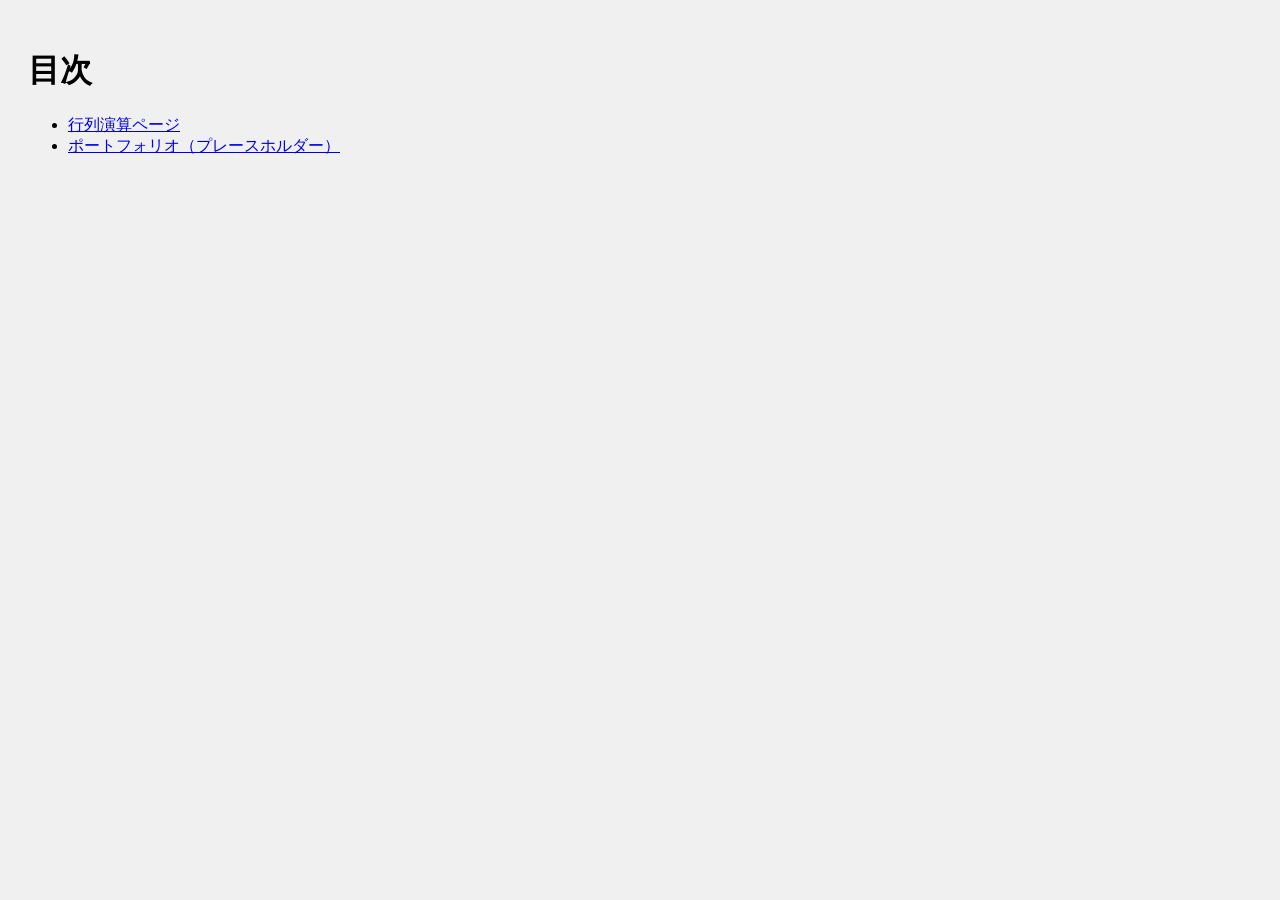
<file: index.html>
<!DOCTYPE html>
<html lang="ja">
<head>
    <meta charset="UTF-8">
    <meta name="viewport" content="width=device-width, initial-scale=1.0">
    <title>目次ページ</title>
    <link rel="stylesheet" type="text/css" href="/src/css/base_styles.css">
</head>
<body>
    <h1>目次</h1>
    <ul>
        <li><a href="matrix.html">行列演算ページ</a></li>
        <li><a href="portfolio.html">ポートフォリオ（プレースホルダー）</a></li>
    </ul>
</body>
</html>
</file>
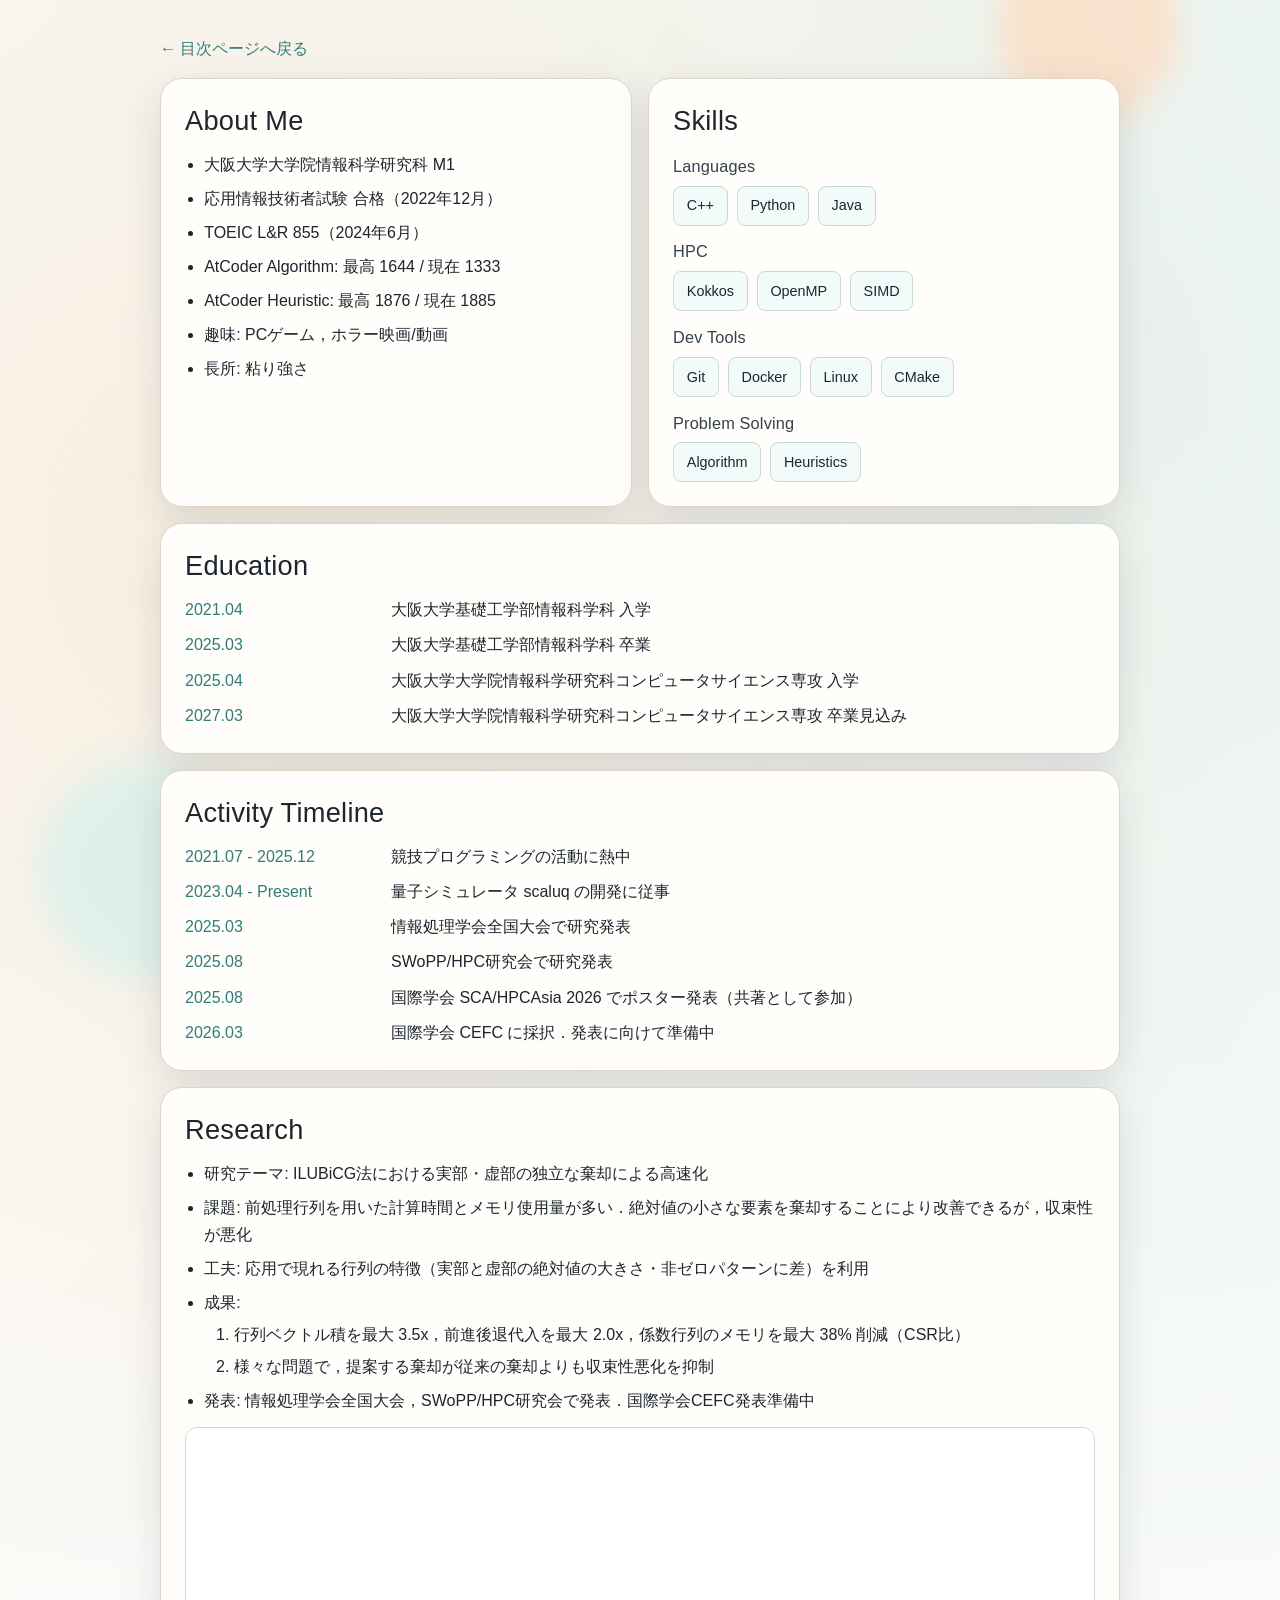
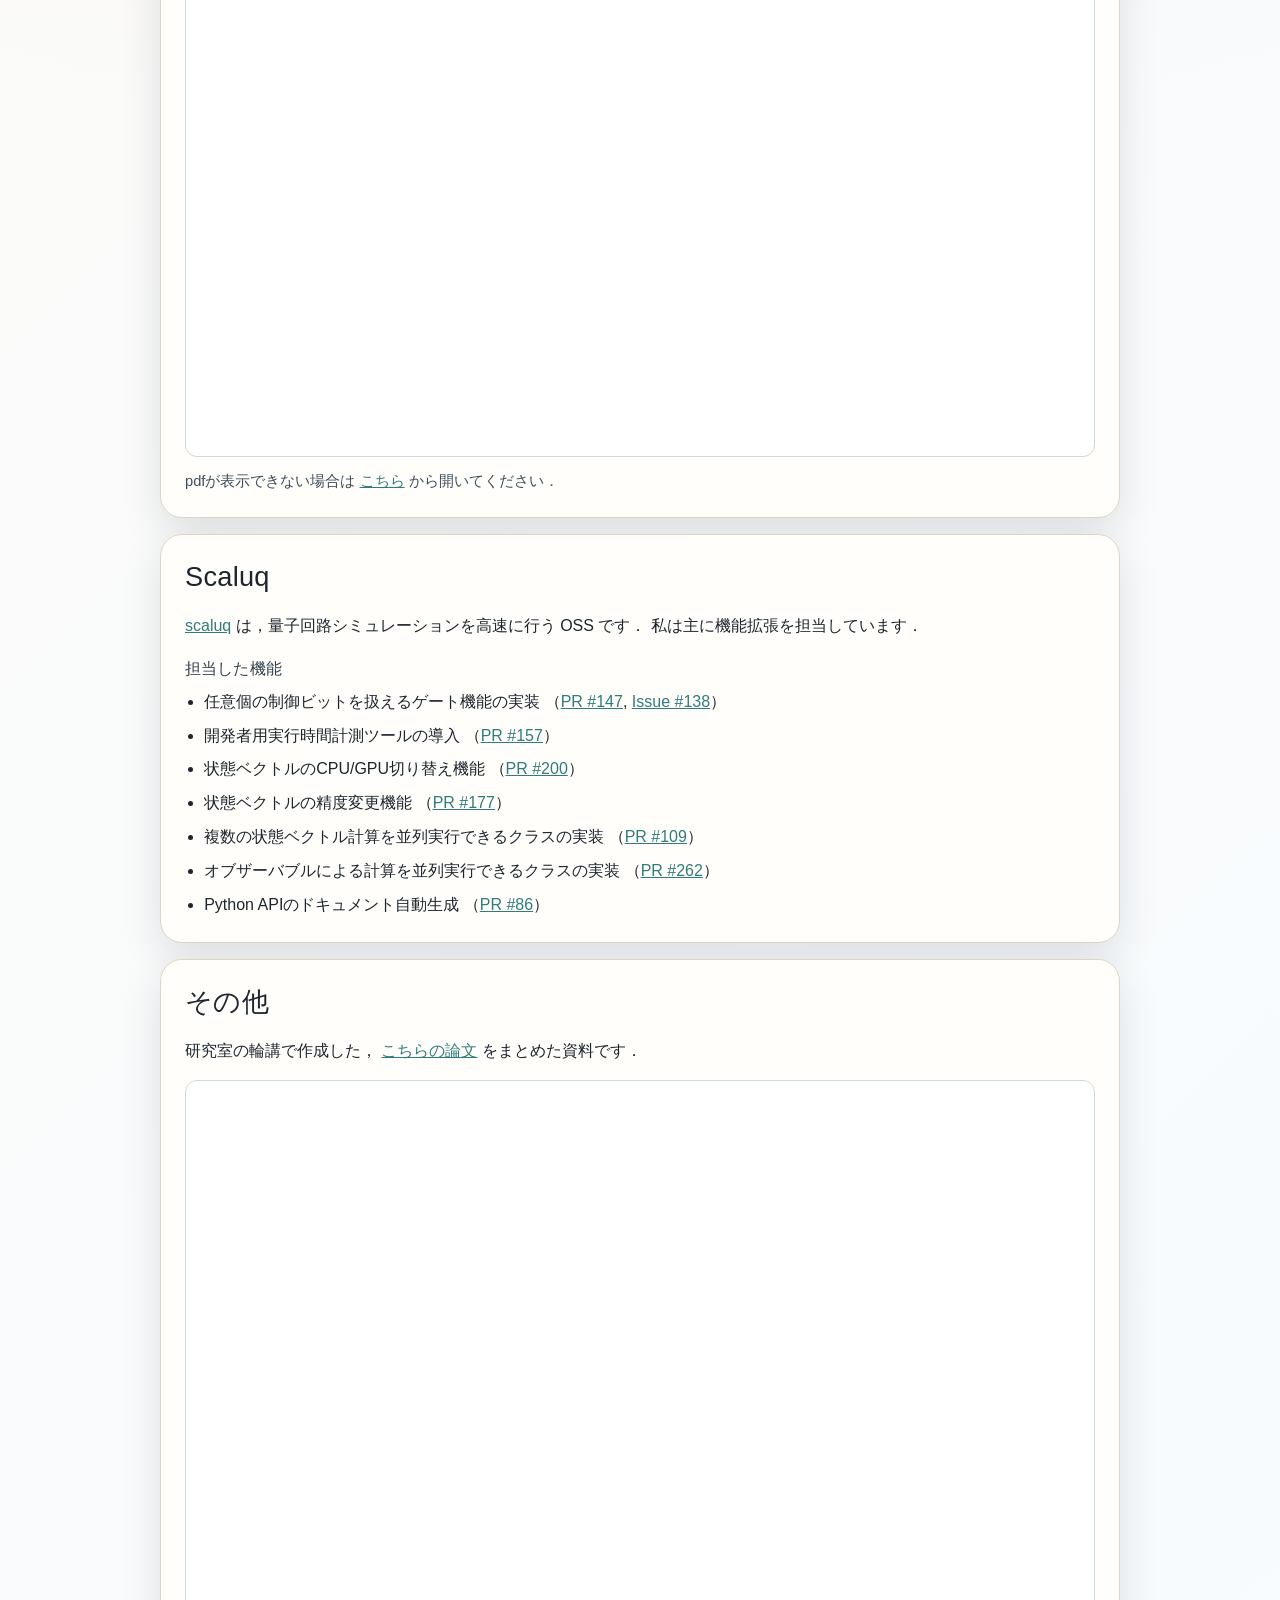
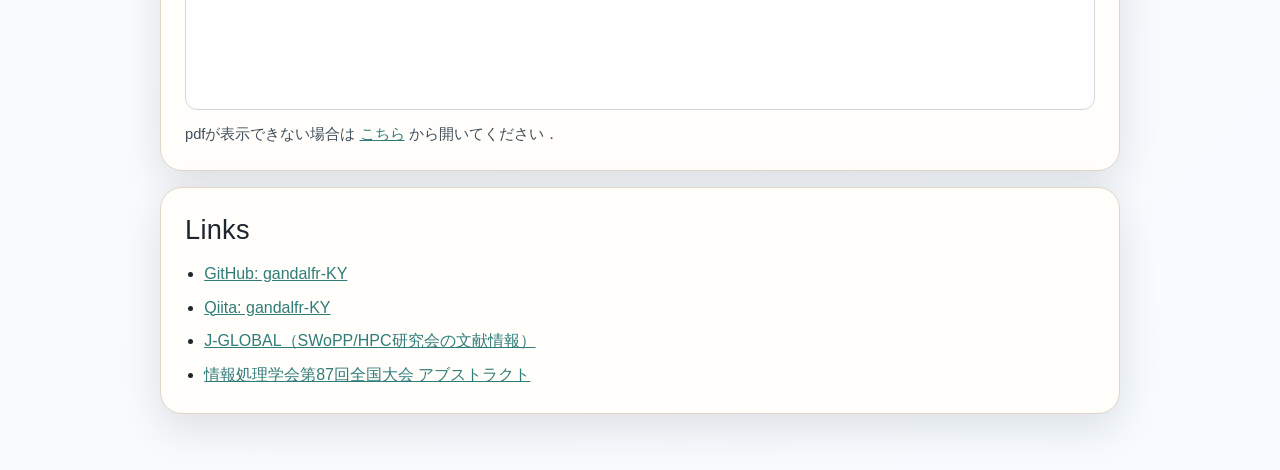
<file: portfolio.html>
<!DOCTYPE html>
<html lang="ja">
<head>
    <meta charset="UTF-8">
    <meta name="viewport" content="width=device-width, initial-scale=1.0">
    <title>Engineer Portfolio</title>
    <link rel="stylesheet" type="text/css" href="/src/css/portfolio.css">
</head>
<body>
    <main class="page-shell">
        <a class="back-link reveal" href="index.html">← 目次ページへ戻る</a>
        <div class="layout-stack">
            <section class="layout-grid-2">
                <article class="panel reveal" style="--delay: 0.12s;">
                    <h2>About Me</h2>
                    <ul class="detail-list">
                        <li>大阪大学大学院情報科学研究科 M1</li>
                        <li>応用情報技術者試験 合格（2022年12月）</li>
                        <li>TOEIC L&R 855（2024年6月）</li>
                        <li>AtCoder Algorithm: 最高 1644 / 現在 1333</li>
                        <li>AtCoder Heuristic: 最高 1876 / 現在 1885</li>
                        <li>趣味: PCゲーム，ホラー映画/動画</li>
                        <li>長所: 粘り強さ</li>
                    </ul>
                </article>

                <article class="panel reveal" style="--delay: 0.2s;">
                    <h2>Skills</h2>
                    <div class="skills-group">
                        <h3 class="section-subheading">Languages</h3>
                        <div class="tag-wrap">
                            <span>C++</span>
                            <span>Python</span>
                            <span>Java</span>
                        </div>
                    </div>
                    <div class="skills-group">
                        <h3 class="section-subheading">HPC</h3>
                        <div class="tag-wrap">
                            <span>Kokkos</span>
                            <span>OpenMP</span>
                            <span>SIMD</span>
                        </div>
                    </div>
                    <div class="skills-group">
                        <h3 class="section-subheading">Dev Tools</h3>
                        <div class="tag-wrap">
                            <span>Git</span>
                            <span>Docker</span>
                            <span>Linux</span>
                            <span>CMake</span>
                        </div>
                    </div>
                    <div class="skills-group">
                        <h3 class="section-subheading">Problem Solving</h3>
                        <div class="tag-wrap">
                            <span>Algorithm</span>
                            <span>Heuristics</span>
                        </div>
                    </div>
                </article>
            </section>

            <section class="layout-grid-2">
                <article class="panel intro-card--career reveal" style="--delay: 0.22s;">
                    <h2>Education</h2>
                    <ul class="intro-career">
                        <li>
                            <span class="timeline-date">2021.04</span>
                            <span class="timeline-item">大阪大学基礎工学部情報科学科 入学</span>
                        </li>
                        <li>
                            <span class="timeline-date">2025.03</span>
                            <span class="timeline-item">大阪大学基礎工学部情報科学科 卒業</span>
                        </li>
                        <li>
                            <span class="timeline-date">2025.04</span>
                            <span class="timeline-item">大阪大学大学院情報科学研究科コンピュータサイエンス専攻 入学</span>
                        </li>
                        <li>
                            <span class="timeline-date">2027.03</span>
                            <span class="timeline-item">大阪大学大学院情報科学研究科コンピュータサイエンス専攻 卒業見込み</span>
                        </li>
                    </ul>
                </article>
            </section>

            <section class="panel reveal" style="--delay: 0.46s;">
                <h2>Activity Timeline</h2>
                <ul class="timeline">
                    <li>
                        <span class="timeline-date">2021.07 - 2025.12</span>
                        <span class="timeline-item">競技プログラミングの活動に熱中</span>
                    </li>
                    <li>
                        <span class="timeline-date">2023.04 - Present</span>
                        <span class="timeline-item">量子シミュレータ scaluq の開発に従事</span>
                    </li>
                    <li>
                        <span class="timeline-date">2025.03</span>
                        <span class="timeline-item">情報処理学会全国大会で研究発表</span>
                    </li>
                    <li>
                        <span class="timeline-date">2025.08</span>
                        <span class="timeline-item">SWoPP/HPC研究会で研究発表</span>
                    </li>
                    <li>
                        <span class="timeline-date">2025.08</span>
                        <span class="timeline-item">国際学会 SCA/HPCAsia 2026 でポスター発表（共著として参加）</span>
                    </li>
                    <li>
                        <span class="timeline-date">2026.03</span>
                        <span class="timeline-item">国際学会 CEFC に採択．発表に向けて準備中</span>
                    </li>
                </ul>
            </section>

            <section class="panel reveal" style="--delay: 0.28s;">
                <h2>Research</h2>
                <ul class="detail-list">
                    <li><strong>研究テーマ:</strong> ILUBiCG法における実部・虚部の独立な棄却による高速化</li>
                    <li><strong>課題:</strong> 前処理行列を用いた計算時間とメモリ使用量が多い．絶対値の小さな要素を棄却することにより改善できるが，収束性が悪化</li>
                    <li><strong>工夫:</strong> 応用で現れる行列の特徴（実部と虚部の絶対値の大きさ・非ゼロパターンに差）を利用</li>
                    <li>
                        <strong>成果:</strong>
                        <ol class="detail-sublist">
                            <li>行列ベクトル積を最大 3.5x，前進後退代入を最大 2.0x，係数行列のメモリを最大 38% 削減（CSR比）</li>
                            <li>様々な問題で，提案する棄却が従来の棄却よりも収束性悪化を抑制</li>
                        </ol>
                    </li>
                    <li><strong>発表:</strong> 情報処理学会全国大会，SWoPP/HPC研究会で発表．国際学会CEFC発表準備中</li>
                </ul>
                <iframe
                    class="pdf-viewer"
                    src="research.pdf#view=FitH"
                    title="Research PDF"
                    loading="lazy">
                </iframe>
                <p class="meta">
                    pdfが表示できない場合は
                    <a href="research.pdf" target="_blank" rel="noopener noreferrer">こちら</a>
                    から開いてください．
                </p>
            </section>

            <section class="panel reveal" style="--delay: 0.34s;">
                <h2>Scaluq</h2>
                <p>
                    <a href="https://github.com/qulacs/scaluq" target="_blank" rel="noopener noreferrer">scaluq</a>
                    は，量子回路シミュレーションを高速に行う OSS です．
                    私は主に機能拡張を担当しています．
                </p>
                <h3 class="section-subheading">担当した機能</h3>
                <ul class="detail-list task-list">
                    <li>
                        任意個の制御ビットを扱えるゲート機能の実装
                        （<a href="https://github.com/qulacs/scaluq/pull/147" target="_blank" rel="noopener noreferrer">PR #147</a>,
                        <a href="https://github.com/qulacs/scaluq/issues/138" target="_blank" rel="noopener noreferrer">Issue #138</a>）
                    </li>
                    <li>
                        開発者用実行時間計測ツールの導入
                        （<a href="https://github.com/qulacs/scaluq/pull/157" target="_blank" rel="noopener noreferrer">PR #157</a>）
                    </li>
                    <li>
                        状態ベクトルのCPU/GPU切り替え機能
                        （<a href="https://github.com/qulacs/scaluq/pull/200" target="_blank" rel="noopener noreferrer">PR #200</a>）
                    </li>
                    <li>
                        状態ベクトルの精度変更機能
                        （<a href="https://github.com/qulacs/scaluq/pull/177" target="_blank" rel="noopener noreferrer">PR #177</a>）
                    </li>
                    <li>
                        複数の状態ベクトル計算を並列実行できるクラスの実装
                        （<a href="https://github.com/qulacs/scaluq/pull/109" target="_blank" rel="noopener noreferrer">PR #109</a>）
                    </li>
                    <li>
                        オブザーバブルによる計算を並列実行できるクラスの実装
                        （<a href="https://github.com/qulacs/scaluq/pull/262" target="_blank" rel="noopener noreferrer">PR #262</a>）
                    </li>
                    <li>
                        Python APIのドキュメント自動生成
                        （<a href="https://github.com/qulacs/scaluq/pull/86" target="_blank" rel="noopener noreferrer">PR #86</a>）
                    </li>
                </ul>
            </section>

            <section class="panel reveal" style="--delay: 0.44s;">
                <h2>その他</h2>
                <p>
                    研究室の輪講で作成した，
                    <a href="https://ieeexplore.ieee.org/document/10793200" target="_blank" rel="noopener noreferrer">こちらの論文</a>
                    をまとめた資料です．
                </p>
                <iframe
                    class="pdf-viewer"
                    src="rinkou.pdf#view=FitH"
                    title="輪講資料 PDF"
                    loading="lazy">
                </iframe>
                <p class="meta">
                    pdfが表示できない場合は
                    <a href="rinkou.pdf" target="_blank" rel="noopener noreferrer">こちら</a>
                    から開いてください．
                </p>
            </section>

            <section class="panel reveal" style="--delay: 0.4s;">
                <h2>Links</h2>
                <ul class="detail-list">
                    <li>
                        <a href="https://github.com/gandalfr-KY" target="_blank" rel="noopener noreferrer">GitHub: gandalfr-KY</a>
                    </li>
                    <li>
                        <a href="https://qiita.com/gandalfr-KY" target="_blank" rel="noopener noreferrer">Qiita: gandalfr-KY</a>
                    </li>
                    <li>
                        <a href="https://jglobal.jst.go.jp/detail?JGLOBAL_ID=202502243102339112" target="_blank" rel="noopener noreferrer">J-GLOBAL（SWoPP/HPC研究会の文献情報）</a>
                    </li>
                    <li>
                        <a href="https://www.ipsj.or.jp/event/taikai/87/WEB/data/pdf/6J-06.html" target="_blank" rel="noopener noreferrer">情報処理学会第87回全国大会 アブストラクト</a>
                    </li>
                </ul>
            </section>
        </div>
    </main>
</body>
</html>
</file>
<file: src/css/base_styles.css>
:root {
    --page-background-color: #f0f0f0;
    --button-background-color: #4CAF50;
    --border-color: #ccc;
}

body {
    font-family: Arial, sans-serif;
    background-color: var(--page-background-color);
    padding: 20px;
}

input[type=number] {
    max-width: 50px;
    width: 100%;
    padding: 10px;
    margin-bottom: 10px;
    border-radius: 5px;
    border: 1px solid var(--border-color);
}

button {
    padding: 10px 20px;
    background-color: var(--button-background-color);
    border: none;
    color: white;
    text-align: center;
    text-decoration: none;
    display: inline-block;
    font-size: 16px;
    margin: 10px 2px;
    cursor: pointer;
    border-radius: 5px;
}

p {
    font-size: 20px;
}
</file>
<file: src/css/portfolio.css>
:root {
    --ink: #1d252e;
    --surface: #fffefb;
    --line: #ded5c7;
    --accent: #d85d31;
    --teal: #2f7c79;
    --shadow: 0 14px 40px rgba(27, 34, 44, 0.12);
    --space-xs: 0.32rem;
    --space-sm: 0.5rem;
    --space-md: 0.8rem;
    --space-lg: 1rem;
    --space-xl: 1.5rem;
    --radius-sm: 8px;
    --radius-md: 12px;
    --radius-lg: 22px;
    --radius-lg-mobile: 18px;
}

* {
    box-sizing: border-box;
}

body {
    margin: 0;
    min-height: 100vh;
    font-family: "Hiragino Kaku Gothic ProN", "Yu Gothic UI", "Yu Gothic", "Meiryo", "Noto Sans JP", sans-serif;
    font-weight: 300;
    color: var(--ink);
    line-height: 1.7;
    background:
        radial-gradient(circle at 20% 15%, #f8efe2 0%, transparent 35%),
        radial-gradient(circle at 85% 10%, #e6f2ef 0%, transparent 38%),
        linear-gradient(135deg, #fcfaf6 0%, #f7fbff 100%);

}

body::before,
body::after {
    content: "";
    position: fixed;
    z-index: -1;
    border-radius: 999px;
    filter: blur(16px);
    opacity: 0.65;
    animation: drift 10s ease-in-out infinite alternate;
}

body::before {
    width: 180px;
    height: 180px;
    top: -60px;
    right: 8%;
    background: #ffd7b8;
}

body::after {
    width: 220px;
    height: 220px;
    bottom: -80px;
    left: 3%;
    background: #d2efeb;
    animation-delay: 0.6s;
}

.page-shell {
    width: min(960px, calc(100% - 2.4rem));
    margin: 2.2rem auto 3.5rem;
}

.back-link {
    display: inline-block;
    margin-bottom: 0;
    color: var(--teal);
    text-decoration: none;
    font-weight: 500;
}

.back-link:hover {
    text-decoration: underline;
}

.layout-stack {
    display: grid;
    gap: var(--space-lg);
    margin-top: var(--space-lg);
}

.layout-grid-2 {
    display: grid;
    grid-template-columns: repeat(2, minmax(0, 1fr));
    gap: var(--space-lg);
}

.panel {
    padding: var(--space-xl);
    border: 1px solid var(--line);
    border-radius: var(--radius-lg);
    background: var(--surface);
    box-shadow: var(--shadow);
}

h1,
h2,
h3 {
    margin-top: 0;
    font-family: inherit;
    letter-spacing: 0.01em;
}

h1 {
    margin-bottom: 0.6rem;
    font-size: clamp(1.6rem, 3.3vw, 2.4rem);
    font-weight: 400;
    line-height: 1.25;
}

h1 span {
    color: var(--accent);
}

h2 {
    margin-bottom: 0.7rem;
    font-size: clamp(1.3rem, 2.4vw, 1.7rem);
    font-weight: 400;
    line-height: 1.35;
}

h3 {
    font-weight: 400;
}

.section-subheading {
    margin: var(--space-md) 0 var(--space-xs);
    color: #33414e;
    font-size: 1.02rem;
    font-weight: 500;
}

.skills-group + .skills-group {
    margin-top: var(--space-sm);
}

a {
    color: var(--teal);
}

a:hover {
    opacity: 0.85;
}

.intro-card h2 {
    margin: 0 0 var(--space-sm);
    color: var(--teal);
    font-size: clamp(1.05rem, 2vw, 1.2rem);
}

.intro-card p {
    margin: 0;
}

.intro-card p + p {
    margin-top: var(--space-sm);
}

.intro-card--career {
    grid-column: 1 / -1;
}

.intro-career,
.timeline {
    margin: var(--space-sm) 0 0;
    padding: 0;
    list-style: none;
    display: grid;
    gap: var(--space-sm);
}

.intro-career li,
.timeline li {
    display: grid;
    grid-template-columns: minmax(120px, 190px) 1fr;
    column-gap: var(--space-lg);
    align-items: baseline;
}

.detail-list {
    margin: var(--space-sm) 0 0;
    padding-left: 1.2rem;
}

.detail-list li + li {
    margin-top: 0.42rem;
}

.detail-list p {
    margin: 0.22rem 0 0;
}

.detail-sublist {
    margin: var(--space-xs) 0 0;
    margin-left: 0.35rem;
    padding-left: 1.5rem;
}

.detail-sublist li + li {
    margin-top: var(--space-xs);
}

.task-list {
    margin-top: 0;
}

.detail-list strong {
    font-weight: 500;
}

.tag-wrap {
    display: flex;
    flex-wrap: wrap;
    gap: 0.55rem;
}

.tag-wrap span {
    padding: 0.42rem 0.8rem;
    border: 1px solid #c9d9d8;
    border-radius: var(--radius-sm);
    background: #f3fbfa;
    font-weight: 400;
    font-size: 0.9rem;
}

.meta {
    margin-top: var(--space-md);
    margin-bottom: 0;
    color: #3f4e5b;
    font-size: 0.92rem;
    line-height: 1.55;
}

.pdf-viewer {
    display: block;
    width: 100%;
    height: clamp(420px, 70vh, 860px);
    margin-top: var(--space-md);
    border: 1px solid #cfd8de;
    border-radius: var(--radius-md);
    background: #ffffff;
}

.timeline-date {
    color: var(--teal);
    font-weight: 500;
    white-space: nowrap;
}

.timeline-item {
    min-width: 0;
}

.reveal {
    opacity: 0;
    transform: translateY(10px);
    animation: reveal 0.6s ease forwards;
    animation-delay: var(--delay, 0s);
}

@keyframes reveal {
    to {
        opacity: 1;
        transform: translateY(0);
    }
}

@keyframes drift {
    to {
        transform: translateY(16px);
    }
}

@media (max-width: 820px) {
    .page-shell {
        width: min(960px, calc(100% - 1.2rem));
        margin-top: 1.2rem;
    }

    .panel {
        padding: 1.15rem;
        border-radius: var(--radius-lg-mobile);
    }

    .layout-grid-2 {
        grid-template-columns: 1fr;
    }

    .intro-card--career {
        grid-column: auto;
    }

    .timeline li,
    .intro-career li {
        grid-template-columns: 1fr;
        row-gap: 0.1rem;
    }

    .timeline-date {
        white-space: normal;
    }

    .pdf-viewer {
        height: min(70vh, 620px);
    }
}
</file>
